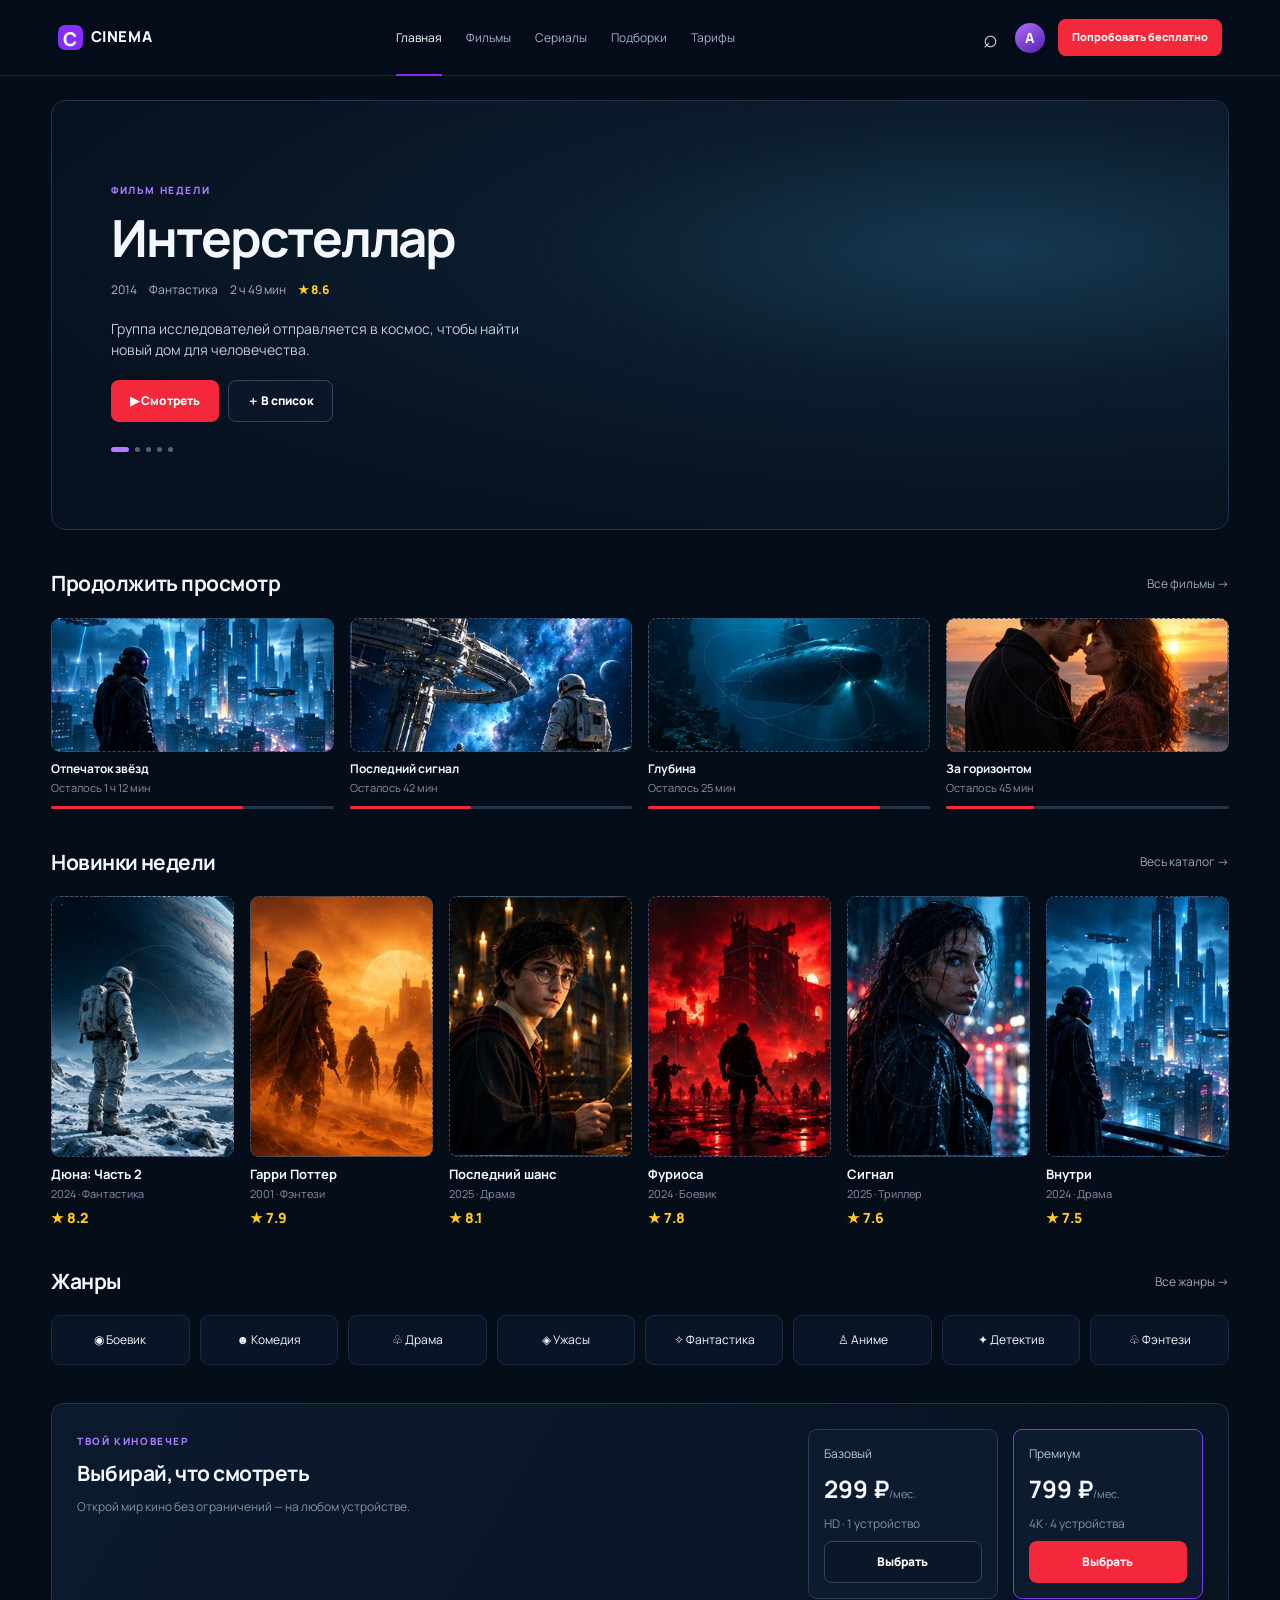
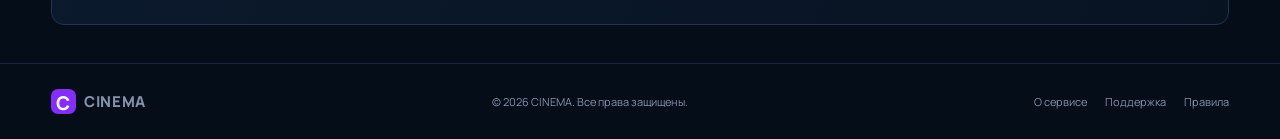
<file: index.html>
<!DOCTYPE html>
<html lang="ru">
<head>
  <meta charset="UTF-8">
  <meta name="viewport" content="width=device-width, initial-scale=1.0">
  <meta name="description" content="CINEMA — фильмы и сериалы онлайн">
  <title>CINEMA — Главная</title>
  <link rel="stylesheet" href="css/style.css">
  <script src="js/main.js" defer></script>
</head>
<body>
  <header class="site-header">
    <a class="logo" href="index.html"><span class="logo-mark">C</span> CINEMA</a>
    <button class="menu-toggle" aria-label="Открыть меню" aria-expanded="false">☰</button>
    <nav class="main-nav">
      <a class="active" href="index.html">Главная</a>
      <a href="catalog.html">Фильмы</a>
      <a href="catalog.html#series">Сериалы</a>
      <a href="catalog.html#popular">Подборки</a>
      <a href="#plans">Тарифы</a>
    </nav>
    <div class="header-actions">
      <button class="icon-button" aria-label="Поиск" data-search-toggle>⌕</button>
      <a class="avatar" href="#profile" aria-label="Профиль">А</a>
      <a class="button button-small" href="#plans">Попробовать бесплатно</a>
    </div>
  </header>

  <main class="page-shell">
    <form class="search-panel" data-search-form>
      <input type="search" placeholder="Название фильма или сериала..." aria-label="Поиск по каталогу">
      <button class="button" type="submit">Найти</button>
    </form>

    <section class="hero">
      <div class="hero-copy">
        <span class="eyebrow">ФИЛЬМ НЕДЕЛИ</span>
        <h1>Интерстеллар</h1>
        <div class="meta"><span>2014</span><span>Фантастика</span><span>2 ч 49 мин</span><span class="rating">★ 8.6</span></div>
        <p>Группа исследователей отправляется в космос, чтобы найти новый дом для человечества.</p>
        <div class="actions">
          <a class="button" href="film.html">▶ Смотреть</a>
          <button class="button button-ghost" data-watchlist="Интерстеллар">＋ В список</button>
        </div>
        <div class="hero-dots"><span></span><span></span><span></span><span></span><span></span></div>
      </div>
      <div class="placeholder hero-art"><span>ЗАГЛУШКА ИЗОБРАЖЕНИЯ<br>ГЕРОЙ ФИЛЬМА</span></div>
    </section>

    <section class="content-section">
      <div class="section-heading"><h2>Продолжить просмотр</h2><a href="catalog.html">Все фильмы →</a></div>
      <div class="movie-row">
        <article class="movie-card progress-card"><a href="film.html" class="placeholder poster poster-wide"><span>ЗАГЛУШКА<br>КАДРА</span></a><h3>Отпечаток звёзд</h3><p>Осталось 1 ч 12 мин</p><div class="progress"><span style="width:68%"></span></div></article>
        <article class="movie-card progress-card"><a href="film.html" class="placeholder poster poster-wide"><span>ЗАГЛУШКА<br>КАДРА</span></a><h3>Последний сигнал</h3><p>Осталось 42 мин</p><div class="progress"><span style="width:43%"></span></div></article>
        <article class="movie-card progress-card"><a href="film.html" class="placeholder poster poster-wide"><span>ЗАГЛУШКА<br>КАДРА</span></a><h3>Глубина</h3><p>Осталось 25 мин</p><div class="progress"><span style="width:82%"></span></div></article>
        <article class="movie-card progress-card"><a href="film.html" class="placeholder poster poster-wide"><span>ЗАГЛУШКА<br>КАДРА</span></a><h3>За горизонтом</h3><p>Осталось 45 мин</p><div class="progress"><span style="width:31%"></span></div></article>
      </div>
    </section>

    <section class="content-section" id="popular">
      <div class="section-heading"><h2>Новинки недели</h2><a href="catalog.html">Весь каталог →</a></div>
      <div class="movie-grid movie-grid-six">
        <article class="movie-card"><a class="placeholder poster" href="film.html"><span>ЗАГЛУШКА<br>ПОСТЕРА</span></a><h3>Дюна: Часть 2</h3><p>2024 · Фантастика</p><span class="rating">★ 8.2</span></article>
        <article class="movie-card"><a class="placeholder poster" href="film.html"><span>ЗАГЛУШКА<br>ПОСТЕРА</span></a><h3>Гарри Поттер</h3><p>2001 · Фэнтези</p><span class="rating">★ 7.9</span></article>
        <article class="movie-card"><a class="placeholder poster" href="film.html"><span>ЗАГЛУШКА<br>ПОСТЕРА</span></a><h3>Последний шанс</h3><p>2025 · Драма</p><span class="rating">★ 8.1</span></article>
        <article class="movie-card"><a class="placeholder poster" href="film.html"><span>ЗАГЛУШКА<br>ПОСТЕРА</span></a><h3>Фуриоса</h3><p>2024 · Боевик</p><span class="rating">★ 7.8</span></article>
        <article class="movie-card"><a class="placeholder poster" href="film.html"><span>ЗАГЛУШКА<br>ПОСТЕРА</span></a><h3>Сигнал</h3><p>2025 · Триллер</p><span class="rating">★ 7.6</span></article>
        <article class="movie-card"><a class="placeholder poster" href="film.html"><span>ЗАГЛУШКА<br>ПОСТЕРА</span></a><h3>Внутри</h3><p>2024 · Драма</p><span class="rating">★ 7.5</span></article>
      </div>
    </section>

    <section class="content-section">
      <div class="section-heading"><h2>Жанры</h2><a href="catalog.html">Все жанры →</a></div>
      <div class="genre-list">
        <a href="catalog.html" class="genre-chip">◉ Боевик</a><a href="catalog.html" class="genre-chip">☻ Комедия</a><a href="catalog.html" class="genre-chip">♧ Драма</a><a href="catalog.html" class="genre-chip">◈ Ужасы</a><a href="catalog.html" class="genre-chip">✧ Фантастика</a><a href="catalog.html" class="genre-chip">♙ Аниме</a><a href="catalog.html" class="genre-chip">✦ Детектив</a><a href="catalog.html" class="genre-chip">♧ Фэнтези</a>
      </div>
    </section>

    <section class="plans content-section" id="plans">
      <div><span class="eyebrow">ТВОЙ КИНОВЕЧЕР</span><h2>Выбирай, что смотреть</h2><p>Открой мир кино без ограничений — на любом устройстве.</p></div>
      <div class="plan-card"><span>Базовый</span><strong>299 ₽<small>/мес.</small></strong><p>HD · 1 устройство</p><button class="button button-ghost">Выбрать</button></div>
      <div class="plan-card featured-plan"><span>Премиум</span><strong>799 ₽<small>/мес.</small></strong><p>4K · 4 устройства</p><button class="button">Выбрать</button></div>
    </section>
  </main>

  <footer class="site-footer"><a class="logo" href="index.html"><span class="logo-mark">C</span> CINEMA</a><p>© 2026 CINEMA. Все права защищены.</p><div><a href="#">О сервисе</a><a href="#">Поддержка</a><a href="#">Правила</a></div></footer>
  <div class="toast" role="status" aria-live="polite"></div>
</body>
</html>
</file>
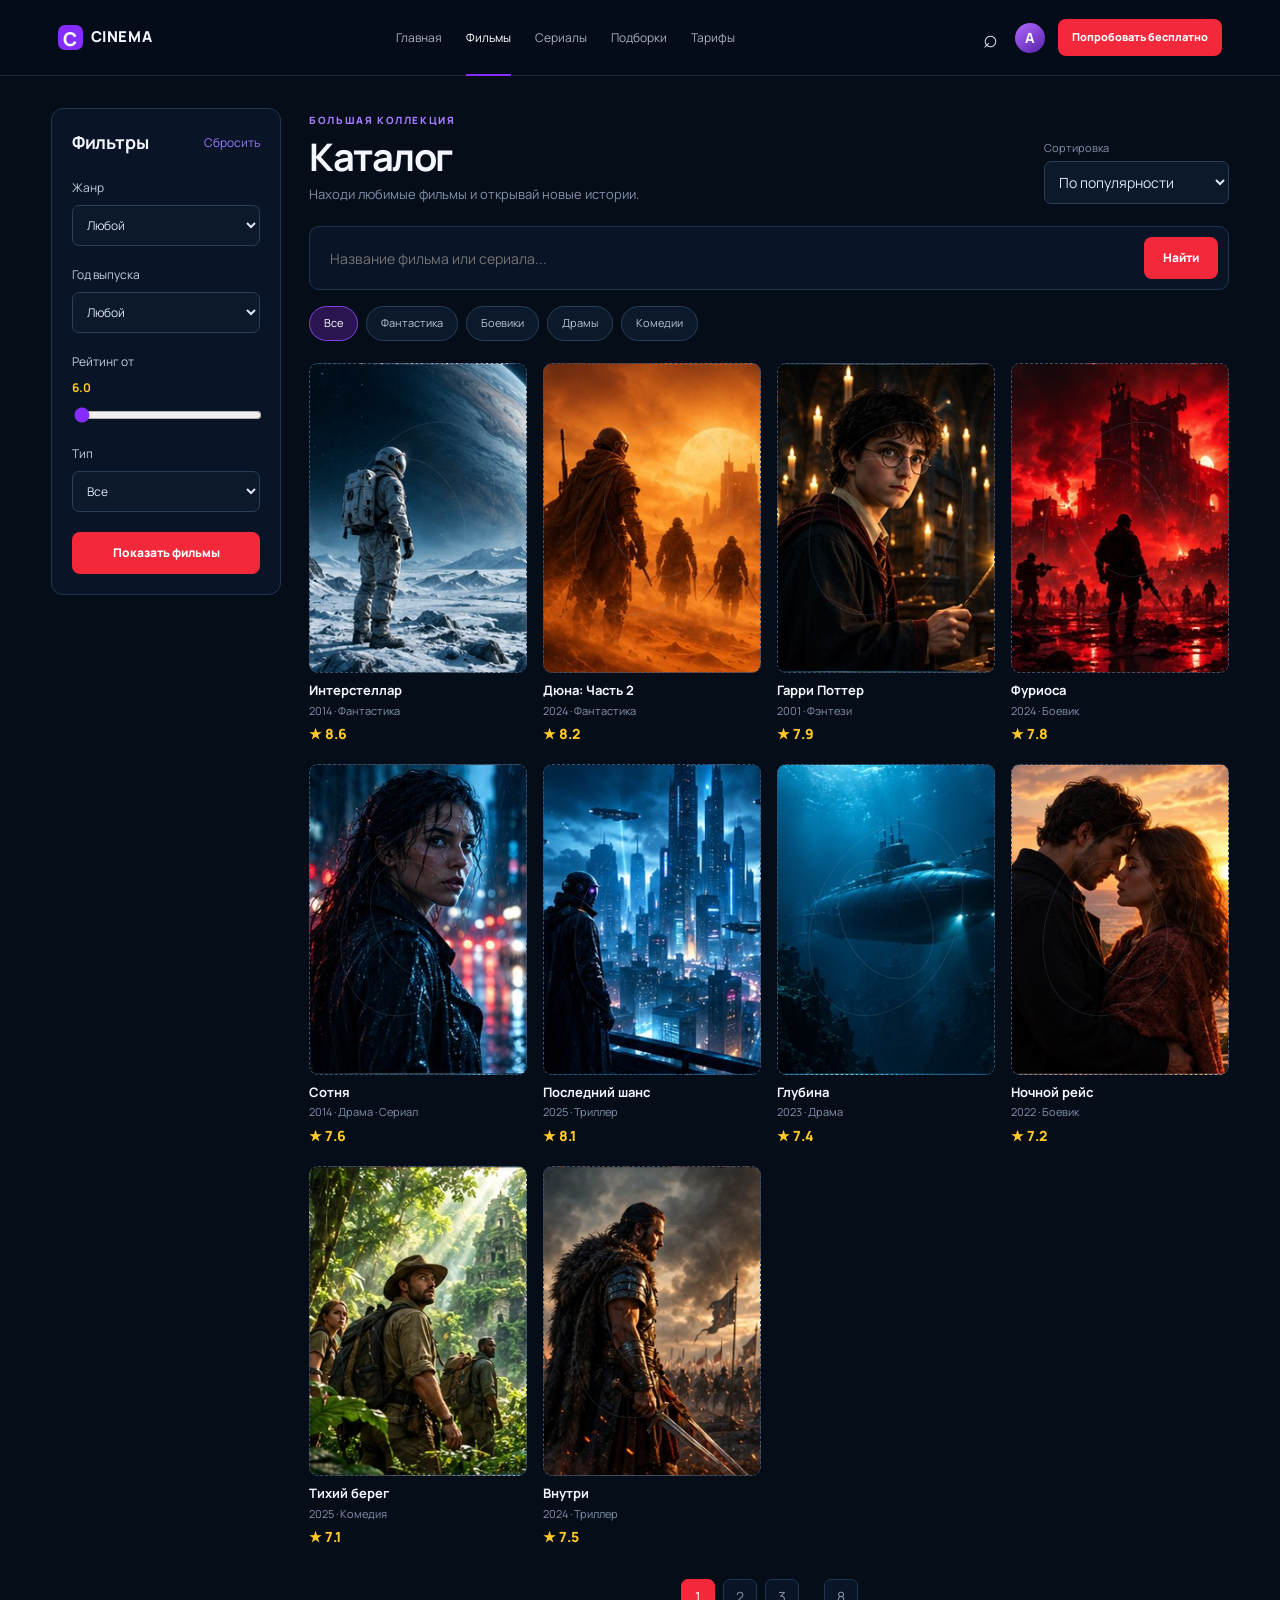
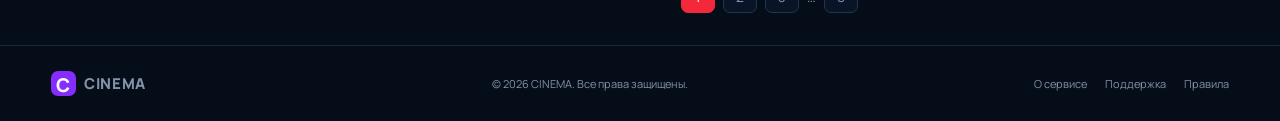
<file: catalog.html>
<!DOCTYPE html>
<html lang="ru">
<head>
  <meta charset="UTF-8">
  <meta name="viewport" content="width=device-width, initial-scale=1.0">
  <title>CINEMA — Каталог</title>
  <link rel="stylesheet" href="css/style.css">
  <script src="js/main.js" defer></script>
</head>
<body>
  <header class="site-header">
    <a class="logo" href="index.html"><span class="logo-mark">C</span> CINEMA</a>
    <button class="menu-toggle" aria-label="Открыть меню" aria-expanded="false">☰</button>
    <nav class="main-nav"><a href="index.html">Главная</a><a class="active" href="catalog.html">Фильмы</a><a href="#series">Сериалы</a><a href="#popular">Подборки</a><a href="index.html#plans">Тарифы</a></nav>
    <div class="header-actions"><button class="icon-button" aria-label="Поиск" data-search-toggle>⌕</button><a class="avatar" href="#profile">А</a><a class="button button-small" href="index.html#plans">Попробовать бесплатно</a></div>
  </header>
  <main class="page-shell catalog-layout">
    <aside class="filters">
      <div class="section-heading"><h2>Фильтры</h2><button class="text-button" data-reset-filters>Сбросить</button></div>
      <label>Жанр<select data-filter="genre"><option value="">Любой</option><option>Боевик</option><option>Драма</option><option>Фантастика</option><option>Комедия</option><option>Триллер</option><option>Фэнтези</option></select></label>
      <label>Год выпуска<select data-filter="year"><option value="">Любой</option><option>2025</option><option>2024</option><option>2023</option><option>2022</option><option>2014</option></select></label>
      <label>Рейтинг от <strong data-rating-label>6.0</strong><input type="range" min="6" max="9" step=".5" value="6" data-filter="rating"></label>
      <label>Тип<select data-filter="type"><option value="">Все</option><option>Фильм</option><option>Сериал</option></select></label>
      <button class="button filter-submit" data-apply-filters>Показать фильмы</button>
    </aside>
    <section class="catalog-main">
      <div class="page-title"><div><span class="eyebrow">БОЛЬШАЯ КОЛЛЕКЦИЯ</span><h1>Каталог</h1><p>Находи любимые фильмы и открывай новые истории.</p></div><div class="sort-wrap"><label for="sort">Сортировка</label><select id="sort" data-sort><option value="popular">По популярности</option><option value="rating">По рейтингу</option><option value="new">Сначала новые</option><option value="az">По названию</option></select></div></div>
      <form class="search-panel catalog-search" data-search-form><input type="search" placeholder="Название фильма или сериала..." aria-label="Поиск по каталогу"><button class="button" type="submit">Найти</button></form>
      <div class="catalog-tags"><button class="tag active" data-quick-filter="">Все</button><button class="tag" data-quick-filter="Фантастика">Фантастика</button><button class="tag" data-quick-filter="Боевик">Боевики</button><button class="tag" data-quick-filter="Драма">Драмы</button><button class="tag" data-quick-filter="Комедия">Комедии</button></div>
      <div class="movie-grid catalog-grid" id="catalog-grid">
        <article class="movie-card" data-title="Интерстеллар" data-genre="Фантастика" data-year="2014" data-rating="8.6" data-type="Фильм" data-popularity="10"><a class="placeholder poster" href="film.html"><span>ЗАГЛУШКА<br>ПОСТЕРА</span></a><h3>Интерстеллар</h3><p>2014 · Фантастика</p><span class="rating">★ 8.6</span></article>
        <article class="movie-card" data-title="Дюна: Часть 2" data-genre="Фантастика" data-year="2024" data-rating="8.2" data-type="Фильм" data-popularity="9"><a class="placeholder poster" href="film.html"><span>ЗАГЛУШКА<br>ПОСТЕРА</span></a><h3>Дюна: Часть 2</h3><p>2024 · Фантастика</p><span class="rating">★ 8.2</span></article>
        <article class="movie-card" data-title="Гарри Поттер" data-genre="Фэнтези" data-year="2001" data-rating="7.9" data-type="Фильм" data-popularity="8"><a class="placeholder poster" href="film.html"><span>ЗАГЛУШКА<br>ПОСТЕРА</span></a><h3>Гарри Поттер</h3><p>2001 · Фэнтези</p><span class="rating">★ 7.9</span></article>
        <article class="movie-card" data-title="Фуриоса" data-genre="Боевик" data-year="2024" data-rating="7.8" data-type="Фильм" data-popularity="7"><a class="placeholder poster" href="film.html"><span>ЗАГЛУШКА<br>ПОСТЕРА</span></a><h3>Фуриоса</h3><p>2024 · Боевик</p><span class="rating">★ 7.8</span></article>
        <article class="movie-card" data-title="Сотня" data-genre="Драма" data-year="2014" data-rating="7.6" data-type="Сериал" data-popularity="6" id="series"><a class="placeholder poster" href="film.html"><span>ЗАГЛУШКА<br>ПОСТЕРА</span></a><h3>Сотня</h3><p>2014 · Драма · Сериал</p><span class="rating">★ 7.6</span></article>
        <article class="movie-card" data-title="Последний шанс" data-genre="Триллер" data-year="2025" data-rating="8.1" data-type="Фильм" data-popularity="5"><a class="placeholder poster" href="film.html"><span>ЗАГЛУШКА<br>ПОСТЕРА</span></a><h3>Последний шанс</h3><p>2025 · Триллер</p><span class="rating">★ 8.1</span></article>
        <article class="movie-card" data-title="Глубина" data-genre="Драма" data-year="2023" data-rating="7.4" data-type="Фильм" data-popularity="4"><a class="placeholder poster" href="film.html"><span>ЗАГЛУШКА<br>ПОСТЕРА</span></a><h3>Глубина</h3><p>2023 · Драма</p><span class="rating">★ 7.4</span></article>
        <article class="movie-card" data-title="Ночной рейс" data-genre="Боевик" data-year="2022" data-rating="7.2" data-type="Фильм" data-popularity="3"><a class="placeholder poster" href="film.html"><span>ЗАГЛУШКА<br>ПОСТЕРА</span></a><h3>Ночной рейс</h3><p>2022 · Боевик</p><span class="rating">★ 7.2</span></article>
        <article class="movie-card" data-title="Тихий берег" data-genre="Комедия" data-year="2025" data-rating="7.1" data-type="Фильм" data-popularity="2"><a class="placeholder poster" href="film.html"><span>ЗАГЛУШКА<br>ПОСТЕРА</span></a><h3>Тихий берег</h3><p>2025 · Комедия</p><span class="rating">★ 7.1</span></article>
        <article class="movie-card" data-title="Внутри" data-genre="Триллер" data-year="2024" data-rating="7.5" data-type="Фильм" data-popularity="1"><a class="placeholder poster" href="film.html"><span>ЗАГЛУШКА<br>ПОСТЕРА</span></a><h3>Внутри</h3><p>2024 · Триллер</p><span class="rating">★ 7.5</span></article>
      </div>
      <p class="empty-message" hidden data-empty>По выбранным параметрам ничего не найдено. Измени фильтры.</p>
      <div class="pagination"><button class="page-number active">1</button><button class="page-number" data-page-demo>2</button><button class="page-number" data-page-demo>3</button><span>…</span><button class="page-number" data-page-demo>8</button></div>
    </section>
  </main>
  <footer class="site-footer"><a class="logo" href="index.html"><span class="logo-mark">C</span> CINEMA</a><p>© 2026 CINEMA. Все права защищены.</p><div><a href="#">О сервисе</a><a href="#">Поддержка</a><a href="#">Правила</a></div></footer>
  <div class="toast" role="status" aria-live="polite"></div>
</body>
</html>
</file>
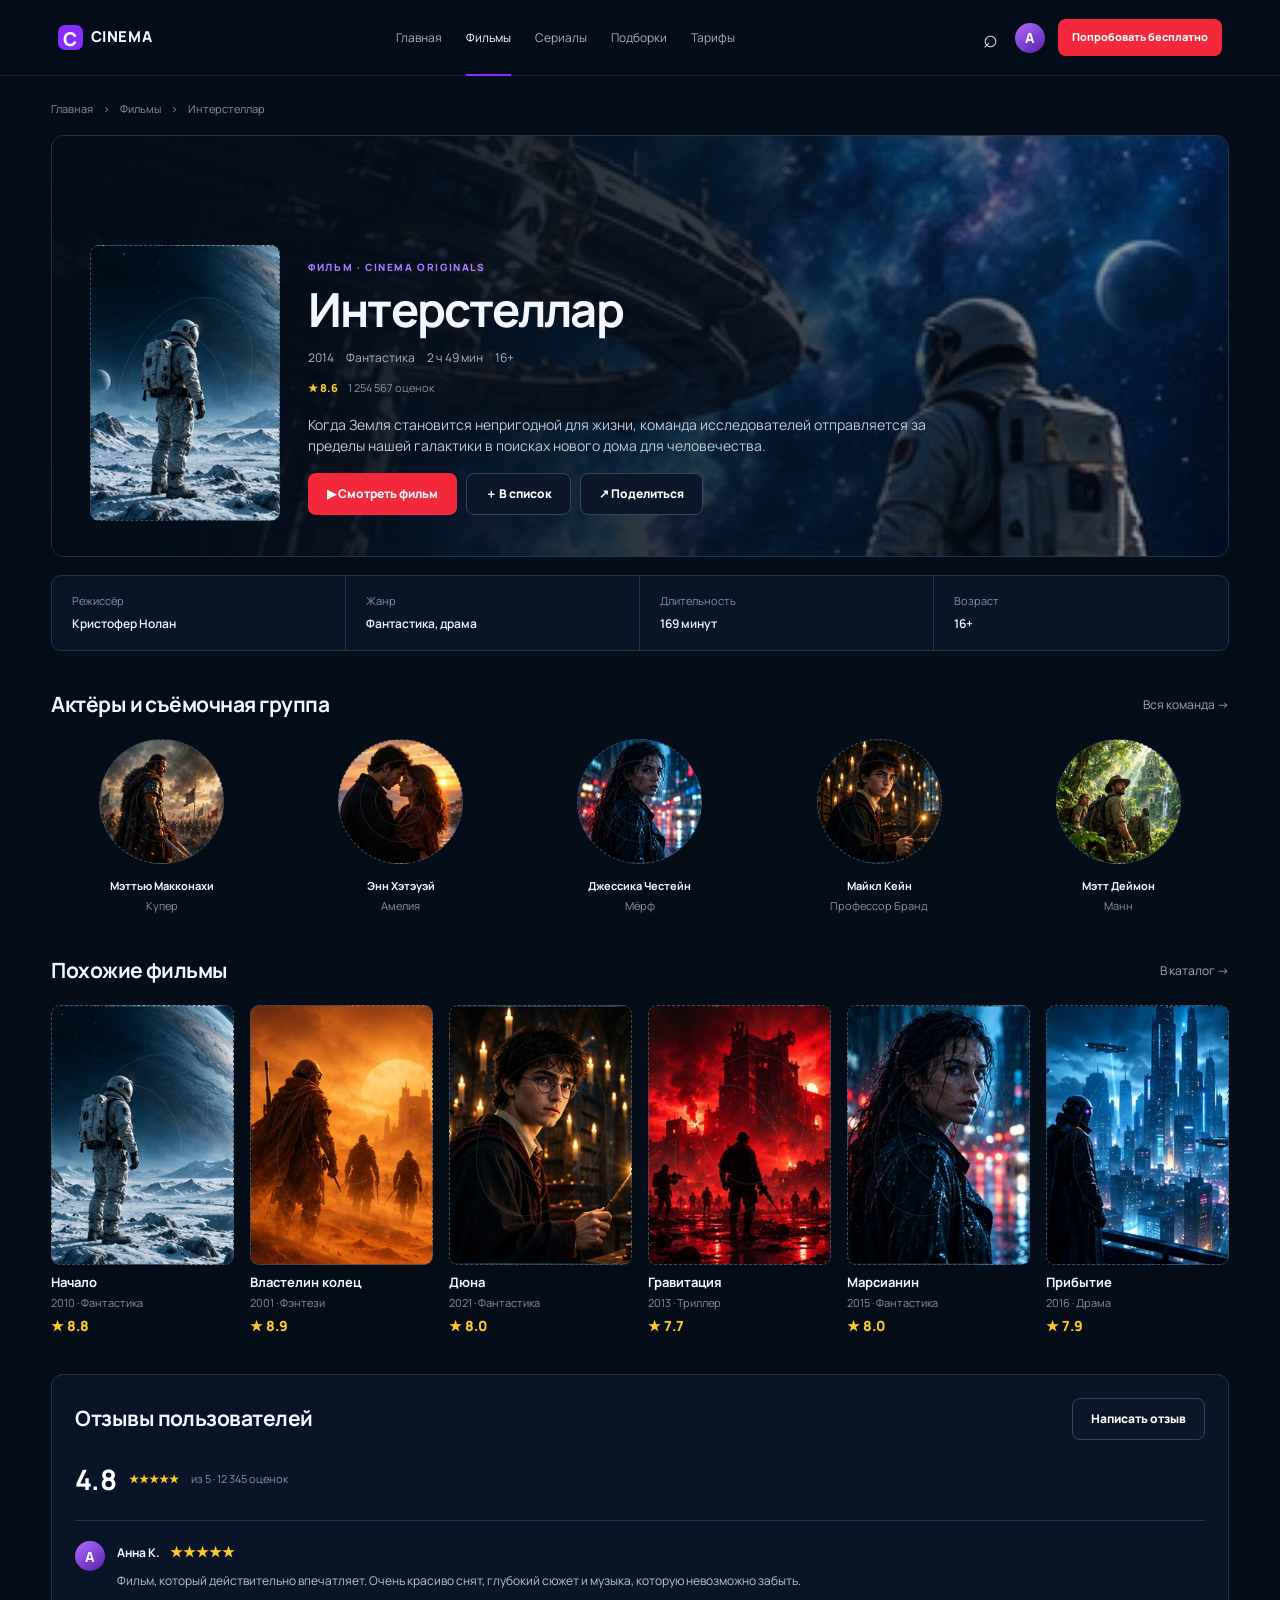
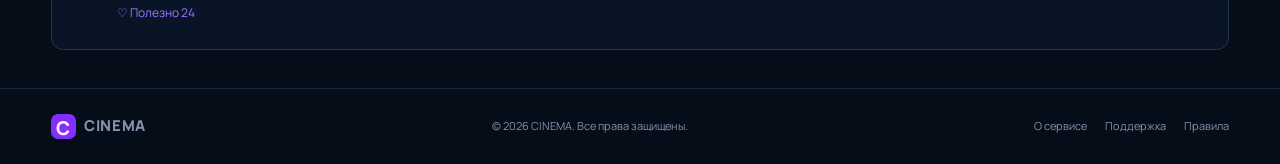
<file: film.html>
<!DOCTYPE html>
<html lang="ru">
<head>
  <meta charset="UTF-8">
  <meta name="viewport" content="width=device-width, initial-scale=1.0">
  <title>CINEMA — Интерстеллар</title>
  <link rel="stylesheet" href="css/style.css">
  <script src="js/main.js" defer></script>
</head>
<body>
  <header class="site-header">
    <a class="logo" href="index.html"><span class="logo-mark">C</span> CINEMA</a>
    <button class="menu-toggle" aria-label="Открыть меню" aria-expanded="false">☰</button>
    <nav class="main-nav"><a href="index.html">Главная</a><a class="active" href="catalog.html">Фильмы</a><a href="catalog.html#series">Сериалы</a><a href="catalog.html#popular">Подборки</a><a href="index.html#plans">Тарифы</a></nav>
    <div class="header-actions"><button class="icon-button" aria-label="Поиск" data-search-toggle>⌕</button><a class="avatar" href="#profile">А</a><a class="button button-small" href="index.html#plans">Попробовать бесплатно</a></div>
  </header>
  <main class="page-shell film-page">
    <div class="breadcrumbs"><a href="index.html">Главная</a><span>›</span><a href="catalog.html">Фильмы</a><span>›</span><span>Интерстеллар</span></div>
    <section class="film-hero">
      <div class="placeholder film-backdrop"><span>ЗАГЛУШКА<br>ШИРОКОФОРМАТНОГО КАДРА</span></div>
      <div class="film-summary">
        <div class="placeholder film-poster"><span>ЗАГЛУШКА<br>ПОСТЕРА</span></div>
        <div class="film-info"><span class="eyebrow">ФИЛЬМ · CINEMA ORIGINALS</span><h1>Интерстеллар</h1><div class="meta"><span>2014</span><span>Фантастика</span><span>2 ч 49 мин</span><span>16+</span></div><div class="rating-line"><span class="rating">★ 8.6</span><span>1 254 567 оценок</span></div><p>Когда Земля становится непригодной для жизни, команда исследователей отправляется за пределы нашей галактики в поисках нового дома для человечества.</p><div class="actions"><button class="button" data-play>▶ Смотреть фильм</button><button class="button button-ghost" data-watchlist="Интерстеллар">＋ В список</button><button class="button button-ghost" data-share>↗ Поделиться</button></div></div>
      </div>
    </section>
    <section class="details-grid">
      <div class="detail-block"><span class="detail-label">Режиссёр</span><strong>Кристофер Нолан</strong></div><div class="detail-block"><span class="detail-label">Жанр</span><strong>Фантастика, драма</strong></div><div class="detail-block"><span class="detail-label">Длительность</span><strong>169 минут</strong></div><div class="detail-block"><span class="detail-label">Возраст</span><strong>16+</strong></div>
    </section>
    <section class="content-section">
      <div class="section-heading"><h2>Актёры и съёмочная группа</h2><a href="#">Вся команда →</a></div>
      <div class="cast-row">
        <article class="cast-card"><div class="placeholder cast-photo"><span>ФОТО</span></div><strong>Мэттью Макконахи</strong><p>Купер</p></article><article class="cast-card"><div class="placeholder cast-photo"><span>ФОТО</span></div><strong>Энн Хэтэуэй</strong><p>Амелия</p></article><article class="cast-card"><div class="placeholder cast-photo"><span>ФОТО</span></div><strong>Джессика Честейн</strong><p>Мёрф</p></article><article class="cast-card"><div class="placeholder cast-photo"><span>ФОТО</span></div><strong>Майкл Кейн</strong><p>Профессор Бранд</p></article><article class="cast-card"><div class="placeholder cast-photo"><span>ФОТО</span></div><strong>Мэтт Деймон</strong><p>Манн</p></article>
      </div>
    </section>
    <section class="content-section">
      <div class="section-heading"><h2>Похожие фильмы</h2><a href="catalog.html">В каталог →</a></div>
      <div class="movie-grid movie-grid-six"><article class="movie-card"><a class="placeholder poster" href="film.html"><span>ЗАГЛУШКА<br>ПОСТЕРА</span></a><h3>Начало</h3><p>2010 · Фантастика</p><span class="rating">★ 8.8</span></article><article class="movie-card"><a class="placeholder poster" href="film.html"><span>ЗАГЛУШКА<br>ПОСТЕРА</span></a><h3>Властелин колец</h3><p>2001 · Фэнтези</p><span class="rating">★ 8.9</span></article><article class="movie-card"><a class="placeholder poster" href="film.html"><span>ЗАГЛУШКА<br>ПОСТЕРА</span></a><h3>Дюна</h3><p>2021 · Фантастика</p><span class="rating">★ 8.0</span></article><article class="movie-card"><a class="placeholder poster" href="film.html"><span>ЗАГЛУШКА<br>ПОСТЕРА</span></a><h3>Гравитация</h3><p>2013 · Триллер</p><span class="rating">★ 7.7</span></article><article class="movie-card"><a class="placeholder poster" href="film.html"><span>ЗАГЛУШКА<br>ПОСТЕРА</span></a><h3>Марсианин</h3><p>2015 · Фантастика</p><span class="rating">★ 8.0</span></article><article class="movie-card"><a class="placeholder poster" href="film.html"><span>ЗАГЛУШКА<br>ПОСТЕРА</span></a><h3>Прибытие</h3><p>2016 · Драма</p><span class="rating">★ 7.9</span></article></div>
    </section>
    <section class="reviews content-section"><div class="section-heading"><h2>Отзывы пользователей</h2><button class="button button-ghost" data-review>Написать отзыв</button></div><div class="review-score"><strong>4.8</strong><span class="rating">★★★★★</span><span>из 5 · 12 345 оценок</span></div><article class="review"><div class="review-avatar">А</div><div><strong>Анна К.</strong><span class="rating">★★★★★</span><p>Фильм, который действительно впечатляет. Очень красиво снят, глубокий сюжет и музыка, которую невозможно забыть.</p><button class="text-button" data-like>♡ Полезно <span>24</span></button></div></article></section>
  </main>
  <footer class="site-footer"><a class="logo" href="index.html"><span class="logo-mark">C</span> CINEMA</a><p>© 2026 CINEMA. Все права защищены.</p><div><a href="#">О сервисе</a><a href="#">Поддержка</a><a href="#">Правила</a></div></footer>
  <div class="toast" role="status" aria-live="polite"></div>
</body>
</html>
</file>
<file: css/style.css>
@import url('https://fonts.googleapis.com/css2?family=Manrope:wght@400;500;600;700;800&display=swap');

:root {
  --bg: #050d19;
  --panel: #091526;
  --panel-light: #0e1c30;
  --line: #203550;
  --muted: #8292aa;
  --text: #f4f7ff;
  --purple: #852dff;
  --red: #f3293b;
  --yellow: #ffc928;
}
* { box-sizing: border-box; }
html { scroll-behavior: smooth; }
body { margin: 0; background: var(--bg); color: var(--text); font-family: 'Manrope', Arial, sans-serif; font-size: 14px; line-height: 1.5; }
a { color: inherit; text-decoration: none; }
button, input, select { font: inherit; }
button, a, select { -webkit-tap-highlight-color: transparent; }
button { color: inherit; cursor: pointer; }
.site-header { min-height: 76px; display: flex; align-items: center; gap: 34px; padding: 0 4.5%; border-bottom: 1px solid #18283e; background: rgba(5,13,25,.96); position: sticky; top: 0; z-index: 20; }
.logo { display: inline-flex; align-items: center; gap: 8px; font-size: 15px; font-weight: 800; letter-spacing: .04em; white-space: nowrap; }
.logo-mark { display: inline-grid; place-items: center; width: 25px; height: 25px; color: #fff; background: var(--purple); border-radius: 7px; font-size: 19px; font-weight: 800; }
.main-nav { display: flex; align-items: center; gap: 24px; margin: 0 auto; }
.main-nav a { color: #a6b2c5; font-size: 12px; transition: color .2s; }
.main-nav a:hover, .main-nav a.active { color: #fff; }
.main-nav a.active { position: relative; }
.main-nav a.active:after { content: ''; height: 2px; background: var(--purple); position: absolute; bottom: -29px; left: 0; right: 0; }
.header-actions { display: flex; align-items: center; gap: 13px; white-space: nowrap; }
.icon-button { background: transparent; border: 0; font-size: 25px; color: #dce4f1; padding: 4px; }
.avatar, .review-avatar { display: grid; place-items: center; background: linear-gradient(145deg,#b26bff,#5421a9); width: 30px; height: 30px; border-radius: 50%; font-weight: 800; }
.button { display: inline-flex; justify-content: center; align-items: center; gap: 7px; padding: 11px 18px; border: 1px solid transparent; border-radius: 8px; background: var(--red); color: #fff; font-weight: 800; font-size: 12px; transition: transform .2s, filter .2s; }
.button:hover { filter: brightness(1.13); transform: translateY(-1px); }
.button-small { padding: 9px 13px; font-size: 11px; }
.button-ghost { background: #0b1729; border-color: #34465f; }
.text-button { border: 0; background: none; color: #9d78ff; padding: 4px 0; font-size: 12px; }
.menu-toggle { display: none; background: none; border: 1px solid var(--line); border-radius: 7px; padding: 8px 10px; }
.page-shell { width: min(1440px, 92%); margin: 0 auto; }
.search-panel { display: none; gap: 8px; margin: 20px 0; padding: 10px; background: var(--panel); border: 1px solid var(--line); border-radius: 10px; }
.search-panel.open { display: flex; }
.search-panel input { min-width: 0; flex: 1; color: #fff; background: transparent; border: 0; outline: none; padding: 0 10px; }
.hero { min-height: 430px; display: flex; align-items: center; position: relative; overflow: hidden; border: 1px solid var(--line); border-radius: 15px; margin-top: 24px; background: radial-gradient(ellipse at 80% 35%,#173951 0%,#0b1c2c 35%,#07111f 75%); }
.hero-copy { position: relative; z-index: 2; width: 53%; padding: 48px 5%; }
.eyebrow { color: #a87bff; font-size: 10px; font-weight: 800; letter-spacing: .16em; }
h1, h2, h3, p { margin-top: 0; }
h1 { font-size: clamp(32px,4vw,54px); line-height: 1.1; letter-spacing: -.04em; margin: 10px 0 15px; }
h2 { font-size: 21px; margin: 0; letter-spacing: -.025em; }
h3 { font-size: 13px; margin: 9px 0 3px; line-height: 1.35; }
.meta { display: flex; flex-wrap: wrap; gap: 12px; color: #a8b6ca; font-size: 12px; }
.rating { color: var(--yellow); font-weight: 800; white-space: nowrap; }
.hero-copy > p { color: #c1cada; max-width: 410px; font-size: 14px; margin: 19px 0 20px; }
.actions { display: flex; flex-wrap: wrap; gap: 9px; }
.hero-art { position: absolute; inset: 0 0 0 38%; border: 0 !important; border-radius: 0 !important; background: radial-gradient(ellipse at 62% 48%,#5b7d8a 0,#294b5d 22%,#10283a 47%,transparent 72%); }
.hero-art:before { content: ''; position: absolute; width: 38%; height: 90%; right: 12%; bottom: -8%; border: 2px dashed #6f91a0; border-radius: 45% 45% 20% 20%; background: linear-gradient(145deg,rgba(176,205,211,.14),rgba(13,26,40,.6)); }
.hero-art span { position: absolute; right: 5%; bottom: 18px; font-size: 9px; text-align: right; color: #b3c5d6; letter-spacing: .1em; }
.hero-dots { display: flex; gap: 6px; margin-top: 25px; }
.hero-dots span { width: 5px; height: 5px; background: #52637a; border-radius: 50%; }
.hero-dots span:first-child { width: 18px; border-radius: 4px; background: #b37aff; }
.content-section { margin: 38px 0; }
.section-heading { display: flex; justify-content: space-between; align-items: center; gap: 15px; margin-bottom: 18px; }
.section-heading > a { color: #9aabbe; font-size: 12px; }
.movie-row { display: grid; grid-template-columns: repeat(4,minmax(0,1fr)); gap: 16px; }
.movie-grid { display: grid; grid-template-columns: repeat(5,minmax(0,1fr)); gap: 20px 16px; }
.movie-grid-six { grid-template-columns: repeat(6,minmax(0,1fr)); }
.movie-card { min-width: 0; }
.movie-card p { color: var(--muted); font-size: 11px; margin: 0 0 4px; }
.poster { display: flex; aspect-ratio: 2/2.85; width: 100%; border-radius: 9px; }
.poster-wide { aspect-ratio: 2.1/1; }
.placeholder { position: relative; overflow: hidden; display: flex; align-items: center; justify-content: center; text-align: center; color: #a0b1c5; border: 1px dashed #3a506c; background: linear-gradient(135deg,#132940,#0a1728 55%,#1c2b41); }
.placeholder:before { content: ''; position: absolute; width: 65%; height: 65%; border: 1px solid rgba(145,169,195,.14); transform: rotate(25deg); border-radius: 50%; }
.placeholder:after { content: ''; position: absolute; width: 40%; height: 40%; border: 1px solid rgba(145,169,195,.15); transform: rotate(-25deg); border-radius: 50%; }
.placeholder span { position: relative; z-index: 1; font-size: 9px; line-height: 1.6; letter-spacing: .12em; padding: 10px; }
.movie-card .poster { transition: border-color .2s, transform .2s; }
.movie-card .poster:hover { border-color: #9a67ff; transform: translateY(-3px); }
.progress-card h3 { font-size: 12px; }
.progress { height: 3px; background: #24344a; border-radius: 4px; margin-top: 9px; }
.progress span { display: block; height: 100%; border-radius: 4px; background: var(--red); }
.genre-list { display: grid; grid-template-columns: repeat(8,minmax(0,1fr)); gap: 10px; }
.genre-chip { display: flex; align-items: center; justify-content: center; gap: 7px; padding: 15px 8px; background: var(--panel); border: 1px solid #182b43; border-radius: 9px; font-size: 12px; }
.genre-chip:hover { border-color: var(--purple); }
.plans { display: grid; grid-template-columns: 1fr 190px 190px; gap: 15px; align-items: stretch; padding: 25px; border: 1px solid var(--line); border-radius: 13px; background: linear-gradient(120deg,#0b1a2d,#081322); }
.plans h2 { margin: 8px 0; }
.plans p { color: var(--muted); font-size: 12px; margin-bottom: 0; }
.plan-card { display: flex; flex-direction: column; gap: 8px; padding: 15px; border: 1px solid #253a55; border-radius: 9px; background: #0c1b2e; }
.plan-card > span { color: #bac5d5; font-size: 12px; }
.plan-card strong { font-size: 24px; }
.plan-card small { font-size: 11px; color: var(--muted); font-weight: 400; }
.plan-card .button { margin-top: auto; }
.featured-plan { border-color: #7e39e7; }
.site-footer { display: flex; align-items: center; justify-content: space-between; gap: 20px; padding: 25px 4%; border-top: 1px solid #17283e; color: var(--muted); font-size: 11px; }
.site-footer p { margin: 0; }
.site-footer > div { display: flex; gap: 18px; }
.toast { position: fixed; z-index: 50; bottom: 22px; left: 50%; transform: translate(-50%,20px); opacity: 0; pointer-events: none; background: #182a40; border: 1px solid #425674; border-radius: 9px; padding: 12px 18px; box-shadow: 0 12px 40px #0008; transition: .25s; font-size: 12px; }
.toast.show { opacity: 1; transform: translate(-50%,0); }
.catalog-layout { display: grid; grid-template-columns: 230px minmax(0,1fr); gap: 28px; padding-top: 32px; }
.filters { align-self: start; padding: 20px; border: 1px solid var(--line); border-radius: 12px; background: var(--panel); }
.filters .section-heading { margin-bottom: 23px; }
.filters h2 { font-size: 18px; }
.filters label { display: flex; flex-direction: column; gap: 8px; color: #c4cedd; font-size: 12px; margin-bottom: 20px; }
.filters select, .sort-wrap select { width: 100%; padding: 10px; border: 1px solid #293e58; border-radius: 7px; color: #dce5f3; background: #0b192b; outline: none; }
.filters input[type=range] { width: 100%; accent-color: var(--purple); }
.filters strong { color: var(--yellow); }
.filter-submit { width: 100%; }
.page-title { display: flex; justify-content: space-between; align-items: end; gap: 20px; }
.page-title h1 { font-size: 38px; margin: 7px 0; }
.page-title p { color: var(--muted); margin: 0; font-size: 13px; }
.sort-wrap { width: 185px; flex-shrink: 0; }
.sort-wrap label { display: block; color: var(--muted); font-size: 11px; margin-bottom: 5px; }
.catalog-search { display: flex; margin: 22px 0 16px; }
.catalog-tags { display: flex; gap: 8px; flex-wrap: wrap; margin-bottom: 22px; }
.tag { background: #0b192b; border: 1px solid #293d57; border-radius: 20px; padding: 8px 14px; color: #b8c5d8; font-size: 11px; }
.tag.active, .tag:hover { background: #2b1550; border-color: #8242df; color: white; }
.catalog-grid { grid-template-columns: repeat(4,minmax(0,1fr)); }
.catalog-grid .movie-card[hidden] { display: none; }
.empty-message { padding: 35px 15px; color: var(--muted); text-align: center; border: 1px dashed var(--line); border-radius: 10px; }
.pagination { display: flex; justify-content: center; align-items: center; gap: 8px; margin: 32px 0; color: var(--muted); }
.page-number { width: 34px; height: 34px; border: 1px solid var(--line); border-radius: 7px; background: var(--panel); }
.page-number.active { background: var(--red); border-color: var(--red); color: #fff; }
.breadcrumbs { display: flex; gap: 10px; align-items: center; color: var(--muted); font-size: 11px; margin: 25px 0 17px; }
.breadcrumbs a:hover { color: #fff; }
.film-hero { position: relative; min-height: 420px; overflow: hidden; border: 1px solid var(--line); border-radius: 13px; background: #091626; }
.film-backdrop { position: absolute; inset: 0; border: 0; border-radius: 0; background: radial-gradient(ellipse at 75% 20%,#29485a,#12283c 35%,#071321 75%); }
.film-backdrop span { position: absolute; top: 22px; right: 24px; }
.film-summary { position: relative; z-index: 2; display: flex; align-items: end; gap: 28px; padding: 90px 38px 35px; min-height: 420px; background: linear-gradient(90deg,rgba(5,13,25,.96),rgba(5,13,25,.72) 60%,rgba(5,13,25,.25)); }
.film-poster { width: 190px; flex-shrink: 0; aspect-ratio: 2/2.9; border-radius: 9px; }
.film-info { max-width: 650px; padding-bottom: 6px; }
.film-info h1 { font-size: clamp(30px,4vw,47px); margin: 8px 0 13px; }
.film-info > p { color: #c0cada; max-width: 640px; margin: 17px 0; }
.rating-line { display: flex; align-items: center; gap: 10px; margin-top: 13px; color: var(--muted); font-size: 11px; }
.details-grid { display: grid; grid-template-columns: repeat(4,1fr); border: 1px solid var(--line); border-radius: 10px; margin: 18px 0 35px; background: var(--panel); }
.detail-block { padding: 17px 20px; display: flex; flex-direction: column; gap: 6px; border-right: 1px solid var(--line); }
.detail-block:last-child { border: 0; }
.detail-label { color: var(--muted); font-size: 11px; }
.detail-block strong { font-size: 12px; font-weight: 600; }
.cast-row { display: grid; grid-template-columns: repeat(5,minmax(0,1fr)); gap: 18px; }
.cast-card { text-align: center; min-width: 0; }
.cast-photo { width: min(100%,125px); aspect-ratio: 1; margin: 0 auto 10px; border-radius: 50%; }
.cast-card strong { font-size: 11px; }
.cast-card p { font-size: 11px; color: var(--muted); margin: 3px 0; }
.reviews { padding: 23px; border: 1px solid var(--line); border-radius: 12px; background: var(--panel); }
.review-score { display: flex; align-items: center; gap: 12px; padding-bottom: 20px; border-bottom: 1px solid var(--line); color: var(--muted); font-size: 11px; }
.review-score strong { color: #fff; font-size: 28px; }
.review { display: flex; gap: 12px; padding-top: 20px; }
.review-avatar { flex-shrink: 0; }
.review > div:last-child { flex: 1; }
.review > div > strong { font-size: 12px; margin-right: 10px; }
.review p { color: #b9c5d7; font-size: 12px; margin: 10px 0; }
@media (max-width: 1100px) {
  .site-header { gap: 18px; padding: 0 3%; }
  .main-nav { gap: 14px; }
  .header-actions { gap: 8px; }
  .header-actions .button { display: none; }
  .page-shell { width: 94%; }
  .movie-grid-six { grid-template-columns: repeat(4,minmax(0,1fr)); }
  .genre-list { grid-template-columns: repeat(4,minmax(0,1fr)); }
  .catalog-layout { grid-template-columns: 205px minmax(0,1fr); gap: 18px; }
  .catalog-grid { grid-template-columns: repeat(3,minmax(0,1fr)); }
  .hero { min-height: 390px; }
  .hero-copy { width: 60%; }
}
@media (max-width: 760px) {
  body { font-size: 13px; }
  .site-header { min-height: 64px; padding: 0 4%; gap: 12px; }
  .logo { font-size: 13px; }
  .logo-mark { width: 23px; height: 23px; }
  .menu-toggle { display: block; margin-left: auto; }
  .main-nav { display: none; position: absolute; top: 63px; left: 0; right: 0; padding: 16px 5%; background: #071321; border-bottom: 1px solid var(--line); flex-direction: column; align-items: stretch; gap: 0; }
  .main-nav.open { display: flex; }
  .main-nav a { padding: 12px 0; font-size: 13px; }
  .main-nav a.active:after { display: none; }
  .header-actions { margin-left: 0; }
  .avatar { display: none; }
  .page-shell { width: 92%; }
  .hero { min-height: 410px; align-items: end; margin-top: 15px; }
  .hero-art { inset: 0; opacity: .65; }
  .hero-art:before { width: 45%; height: 60%; right: 13%; top: 2%; }
  .hero-copy { width: 100%; padding: 170px 22px 23px; background: linear-gradient(0deg,#07111f 0%,rgba(7,17,31,.88) 50%,transparent 100%); }
  h1 { font-size: 34px; }
  .hero-copy > p { max-width: 400px; font-size: 12px; margin: 13px 0 16px; }
  .hero-dots { margin-top: 17px; }
  .content-section { margin: 29px 0; }
  h2 { font-size: 18px; }
  .movie-row { grid-template-columns: repeat(2,minmax(0,1fr)); gap: 16px 11px; }
  .movie-row .movie-card:nth-child(n+3) { display: none; }
  .movie-grid, .movie-grid-six { grid-template-columns: repeat(3,minmax(0,1fr)); gap: 19px 11px; }
  .movie-grid-six .movie-card:nth-child(n+4) { display: none; }
  .poster span { font-size: 8px; }
  .movie-card h3 { font-size: 11px; }
  .movie-card p { font-size: 10px; }
  .genre-list { grid-template-columns: repeat(2,minmax(0,1fr)); }
  .genre-chip { justify-content: flex-start; padding: 13px; }
  .plans { grid-template-columns: repeat(2,minmax(0,1fr)); padding: 17px; gap: 10px; }
  .plans > div:first-child { grid-column: 1/-1; margin-bottom: 7px; }
  .plan-card { padding: 12px; }
  .plan-card strong { font-size: 21px; }
  .site-footer { flex-wrap: wrap; padding: 22px 4%; }
  .site-footer p { order: 3; width: 100%; }
  .site-footer > div { gap: 12px; }
  .catalog-layout { display: block; padding-top: 22px; }
  .filters { margin-bottom: 22px; padding: 14px; }
  .filters .section-heading { margin-bottom: 14px; }
  .filters label { margin-bottom: 13px; }
  .filters label:nth-of-type(2), .filters label:nth-of-type(3) { display: none; }
  .page-title { align-items: start; }
  .page-title h1 { font-size: 32px; }
  .page-title p { max-width: 240px; font-size: 11px; }
  .sort-wrap { width: 135px; }
  .sort-wrap select { font-size: 10px; padding: 9px 5px; }
  .catalog-grid { grid-template-columns: repeat(2,minmax(0,1fr)); gap: 20px 13px; }
  .catalog-grid .movie-card:nth-child(n+7) { display: none; }
  .catalog-tags { gap: 6px; }
  .tag { padding: 7px 11px; }
  .film-hero { min-height: auto; }
  .film-summary { min-height: auto; align-items: start; gap: 15px; padding: 155px 17px 22px; background: linear-gradient(0deg,rgba(5,13,25,.98),rgba(5,13,25,.88) 70%,rgba(5,13,25,.25)); }
  .film-backdrop { height: 300px; bottom: auto; }
  .film-backdrop span { top: 12px; right: 12px; font-size: 8px; }
  .film-poster { width: 105px; }
  .film-info { min-width: 0; }
  .film-info h1 { font-size: 25px; }
  .film-info .meta { gap: 6px 9px; font-size: 10px; }
  .film-info > p { font-size: 11px; margin: 11px 0; }
  .film-info .actions { gap: 6px; }
  .film-info .button { padding: 9px 10px; font-size: 10px; }
  .film-info .button:last-child { display: none; }
  .details-grid { grid-template-columns: repeat(2,minmax(0,1fr)); }
  .detail-block { padding: 12px; border-bottom: 1px solid var(--line); }
  .detail-block:nth-child(2) { border-right: 0; }
  .detail-block:nth-child(3) { border-bottom: 0; }
  .cast-row { grid-template-columns: repeat(3,minmax(0,1fr)); gap: 17px 10px; }
  .cast-card:nth-child(n+4) { display: none; }
  .reviews { padding: 15px; }
  .reviews .section-heading { align-items: flex-start; }
  .reviews .button { padding: 8px 10px; font-size: 10px; }
}
@media (max-width: 390px) {
  .icon-button { font-size: 21px; }
  .hero-copy { padding-left: 17px; padding-right: 17px; }
  .hero-copy h1 { font-size: 30px; }
  .actions .button { padding: 10px 12px; }
  .page-title { display: block; }
  .sort-wrap { width: 100%; margin-top: 15px; }
  .film-summary { display: block; padding-top: 145px; }
  .film-poster { display: none; }
  .film-info h1 { font-size: 29px; }
  .film-info .button { padding: 9px 11px; }
  .site-footer > div { flex-wrap: wrap; }
}


/* CINEMA image pack — locally bundled cinematic artwork */
.placeholder { background-size: cover !important; background-position: center !important; }
.placeholder > span { display: none !important; }
.hero-art { background-image: linear-gradient(90deg, rgba(5,13,25,.02), rgba(5,13,25,.08)), url('../assets/interstellar.jpg') !important; background-position: center !important; }
.film-backdrop { background-image: linear-gradient(90deg, rgba(5,13,25,.45), rgba(5,13,25,.08)), url('../assets/station.jpg') !important; }
.film-poster { background-image: url('../assets/interstellar.jpg') !important; background-position: 30% center !important; }
#catalog-grid .movie-card:nth-child(1) .poster, .movie-grid .movie-card:nth-child(1) .poster { background-image: url('../assets/interstellar.jpg') !important; }
#catalog-grid .movie-card:nth-child(2) .poster, .movie-grid .movie-card:nth-child(2) .poster { background-image: url('../assets/dune.jpg') !important; }
#catalog-grid .movie-card:nth-child(3) .poster, .movie-grid .movie-card:nth-child(3) .poster { background-image: url('../assets/wizard.jpg') !important; }
#catalog-grid .movie-card:nth-child(4) .poster, .movie-grid .movie-card:nth-child(4) .poster { background-image: url('../assets/battle.jpg') !important; }
#catalog-grid .movie-card:nth-child(5) .poster, .movie-grid .movie-card:nth-child(5) .poster { background-image: url('../assets/noir.jpg') !important; }
#catalog-grid .movie-card:nth-child(6) .poster, .movie-grid .movie-card:nth-child(6) .poster { background-image: url('../assets/cyberpunk.jpg') !important; }
#catalog-grid .movie-card:nth-child(7) .poster, .movie-grid .movie-card:nth-child(7) .poster { background-image: url('../assets/deep-sea.jpg') !important; }
#catalog-grid .movie-card:nth-child(8) .poster, .movie-grid .movie-card:nth-child(8) .poster { background-image: url('../assets/romance.jpg') !important; }
#catalog-grid .movie-card:nth-child(9) .poster, .movie-grid .movie-card:nth-child(9) .poster { background-image: url('../assets/jungle.jpg') !important; }
#catalog-grid .movie-card:nth-child(10) .poster, .movie-grid .movie-card:nth-child(10) .poster { background-image: url('../assets/warrior.jpg') !important; }
.movie-row .movie-card:nth-child(1) .poster { background-image: url('../assets/cyberpunk.jpg') !important; }
.movie-row .movie-card:nth-child(2) .poster { background-image: url('../assets/station.jpg') !important; }
.movie-row .movie-card:nth-child(3) .poster { background-image: url('../assets/deep-sea.jpg') !important; }
.movie-row .movie-card:nth-child(4) .poster { background-image: url('../assets/romance.jpg') !important; }
.film-page .cast-card:nth-child(1) .cast-photo { background-image: url('../assets/warrior.jpg') !important; }
.film-page .cast-card:nth-child(2) .cast-photo { background-image: url('../assets/romance.jpg') !important; }
.film-page .cast-card:nth-child(3) .cast-photo { background-image: url('../assets/noir.jpg') !important; }
.film-page .cast-card:nth-child(4) .cast-photo { background-image: url('../assets/wizard.jpg') !important; }
.film-page .cast-card:nth-child(5) .cast-photo { background-image: url('../assets/jungle.jpg') !important; }
</file>
